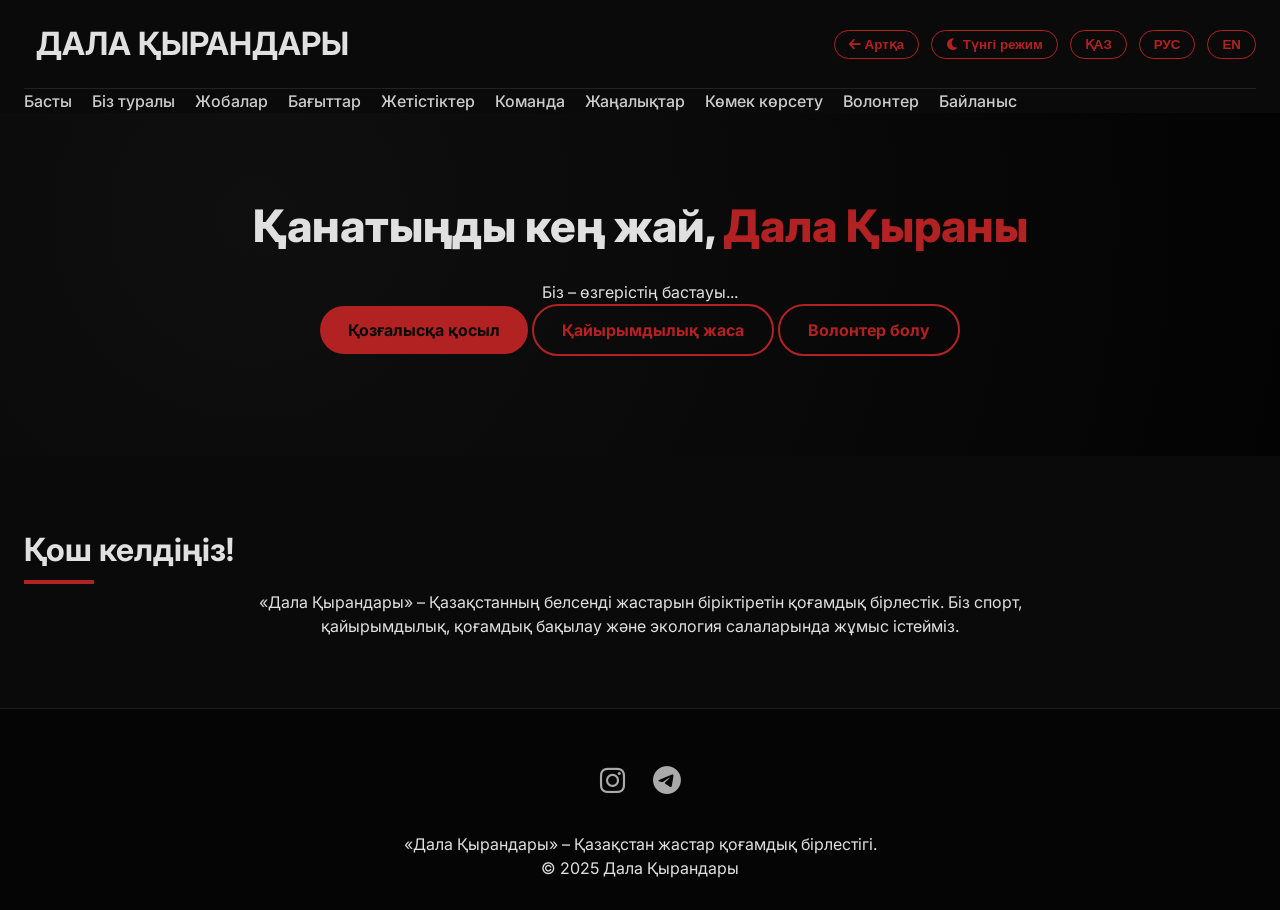
<file: index.html>
<!DOCTYPE html>
<html lang="kk">
<head>
    <meta charset="UTF-8">
    <meta name="viewport" content="width=device-width, initial-scale=1.0">
    <title>Дала Қырандары | Басты бет</title>
    <link href="https://fonts.googleapis.com/css2?family=Inter:opsz,wght@14..32,300;400;600;700;800&display=swap" rel="stylesheet">
    <link rel="stylesheet" href="https://cdnjs.cloudflare.com/ajax/libs/font-awesome/6.0.0-beta3/css/all.min.css">
    <link rel="stylesheet" href="style.css">
</head>
<body>
    <div class="container">
        <div class="navbar">
            <div class="logo">
                <i class="fas fa-eagle"></i>
                <h1 id="logoText">ДАЛА ҚЫРАНДАРЫ</h1>
            </div>
            <div class="top-controls">
                <button class="back-btn" onclick="goBack()"><i class="fas fa-arrow-left"></i> <span id="backText">Артқа</span></button>
                <button class="theme-btn" id="themeToggle"><i class="fas fa-moon"></i> <span id="themeText">Түнгі режим</span></button>
                <button class="lang-btn" data-lang="kk">ҚАЗ</button>
                <button class="lang-btn" data-lang="ru">РУС</button>
                <button class="lang-btn" data-lang="en">EN</button>
            </div>
        </div>
        <div class="nav-links">
            <a href="index.html" data-nav="home">Басты</a>
            <a href="about.html" data-nav="about">Біз туралы</a>
            <a href="projects.html" data-nav="projects">Жобалар</a>
            <a href="directions.html" data-nav="directions">Бағыттар</a>
            <a href="achievements.html" data-nav="achievements">Жетістіктер</a>
            <a href="team.html" data-nav="team">Команда</a>
            <a href="news.html" data-nav="news">Жаңалықтар</a>
            <a href="donate.html" data-nav="donate">Көмек көрсету</a>
            <a href="volunteer.html" data-nav="volunteer">Волонтер</a>
            <a href="contact.html" data-nav="contact">Байланыс</a>
        </div>
    </div>

    <div class="hero">
        <div class="container">
            <h2><span data-hero="title1">Қанатыңды кең жай,</span> <span class="highlight" data-hero="title2">Дала Қыраны</span></h2>
            <p data-hero="desc">Біз – өзгерістің бастауы. Қазақстан жастарын біріктіріп, спортты, қайырымдылықты және әділеттілікті насихаттаймыз.</p>
            <div class="hero-buttons">
                <a href="about.html" class="btn" data-hero="btn1">Қозғалысқа қосыл</a>
                <a href="donate.html" class="btn btn-outline" data-hero="btn2">Қайырымдылық жаса</a>
                <a href="volunteer.html" class="btn btn-outline" data-hero="btn3">Волонтер болу</a>
            </div>
        </div>
    </div>

    <section>
        <div class="container">
            <h2 class="section-title" data-page="welcome">Қош келдіңіз!</h2>
            <p style="text-align: center; max-width: 800px; margin: 0 auto;" data-page="welcomeText">«Дала Қырандары» – Қазақстанның белсенді жастарын біріктіретін қоғамдық бірлестік. Біз спорт, қайырымдылық, қоғамдық бақылау және экология салаларында жұмыс істейміз.</p>
        </div>
    </section>

    <footer>
        <div class="container">
            <div class="social-links">
                <a href="https://instagram.com/qyrandary.kz" target="_blank"><i class="fab fa-instagram"></i></a>
                <a href="https://t.me/qyrandary" target="_blank"><i class="fab fa-telegram"></i></a>
            </div>
            <p id="footerText">«Дала Қырандары» – Қазақстан жастар қоғамдық бірлестігі.</p>
            <p>&copy; 2025 Дала Қырандары</p>
        </div>
    </footer>

    <script src="script.js"></script>
    <script>
        // Бетке тән тіл аудармалары
        const pageTranslations = {
            kk: { welcome: "Қош келдіңіз!", welcomeText: "«Дала Қырандары» – Қазақстанның белсенді жастарын біріктіретін қоғамдық бірлестік. Біз спорт, қайырымдылық, қоғамдық бақылау және экология салаларында жұмыс істейміз." },
            ru: { welcome: "Добро пожаловать!", welcomeText: "«Степные Орлы» – общественное объединение, объединяющее активную молодёжь Казахстана. Мы работаем в сферах спорта, благотворительности, общественного контроля и экологии." },
            en: { welcome: "Welcome!", welcomeText: "Steppe Eagles is a public association uniting active youth of Kazakhstan. We work in sports, charity, public control and ecology." }
        };
        document.addEventListener('langChanged', (e) => {
            const lang = e.detail.lang;
            const t = pageTranslations[lang];
            document.querySelector('[data-page="welcome"]').innerText = t.welcome;
            document.querySelector('[data-page="welcomeText"]').innerText = t.welcomeText;
            document.querySelector('[data-hero="title1"]').innerText = (lang === 'kk' ? 'Қанатыңды кең жай,' : (lang === 'ru' ? 'Расправь крылья,' : 'Spread your wings,'));
            document.querySelector('[data-hero="title2"]').innerText = (lang === 'kk' ? 'Дала Қыраны' : (lang === 'ru' ? 'Степной Орёл' : 'Steppe Eagle'));
            document.querySelector('[data-hero="desc"]').innerText = (lang === 'kk' ? 'Біз – өзгерістің бастауы...' : (lang === 'ru' ? 'Мы – начало перемен...' : 'We are the beginning of change...'));
            document.querySelector('[data-hero="btn1"]').innerText = (lang === 'kk' ? 'Қозғалысқа қосыл' : (lang === 'ru' ? 'Присоединиться' : 'Join us'));
            document.querySelector('[data-hero="btn2"]').innerText = (lang === 'kk' ? 'Қайырымдылық жаса' : (lang === 'ru' ? 'Помочь' : 'Donate'));
            document.querySelector('[data-hero="btn3"]').innerText = (lang === 'kk' ? 'Волонтер болу' : (lang === 'ru' ? 'Стать волонтёром' : 'Volunteer'));
        });
    </script>
</body>
</html>
</file>
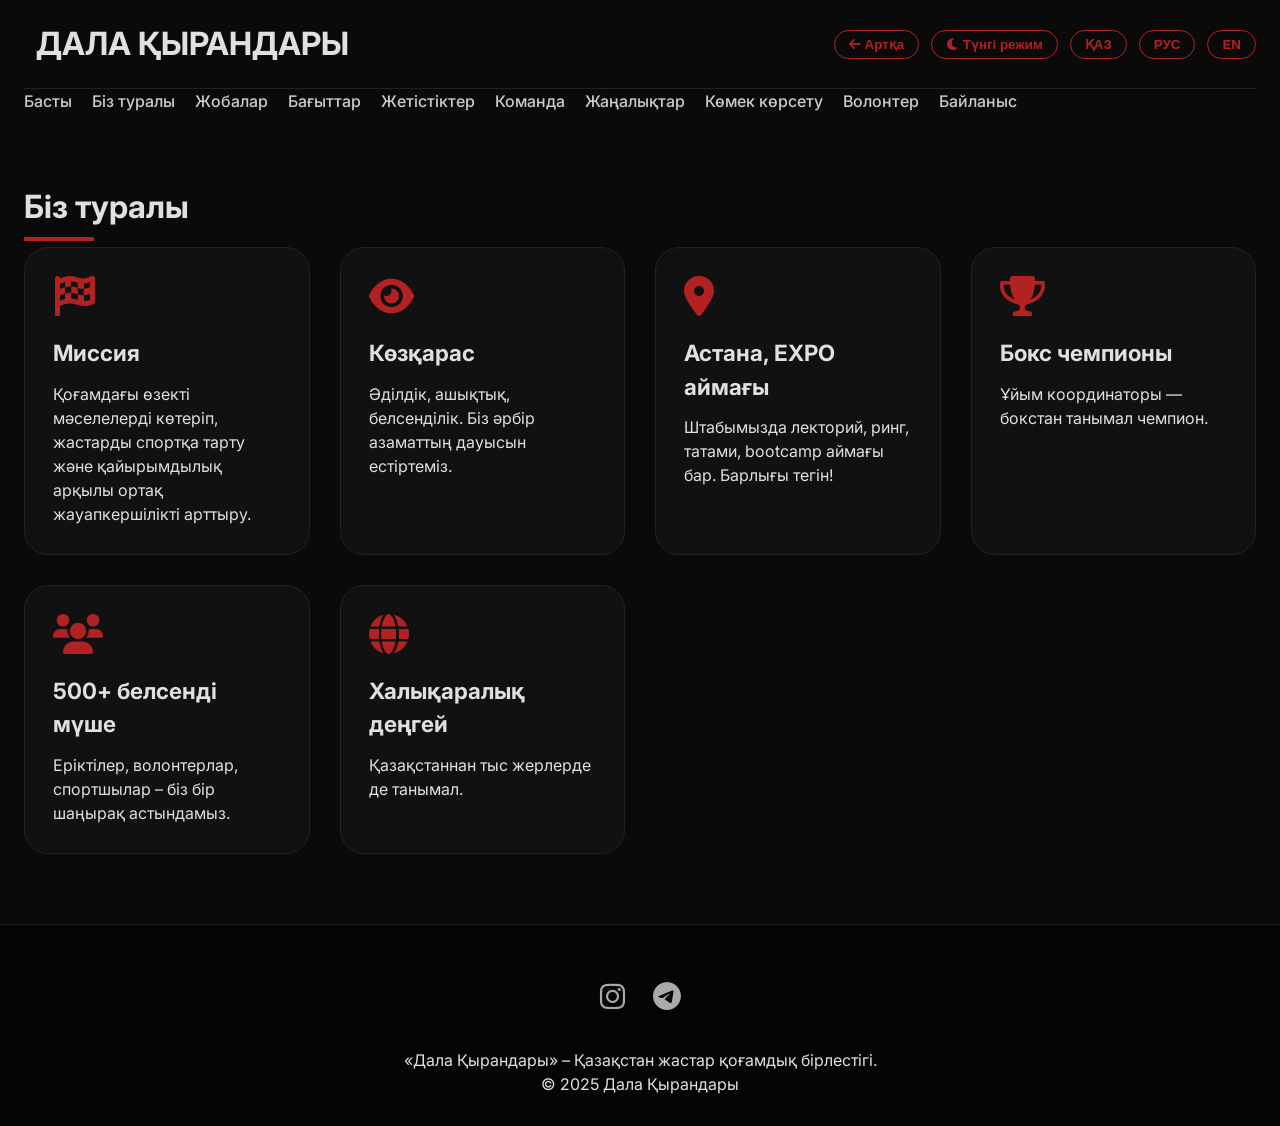
<file: about.html>
<!DOCTYPE html>
<html lang="kk">
<head>
    <meta charset="UTF-8">
    <meta name="viewport" content="width=device-width, initial-scale=1.0">
    <title>Дала Қырандары | Біз туралы</title>
    <link href="https://fonts.googleapis.com/css2?family=Inter:opsz,wght@14..32,300;400;600;700;800&display=swap" rel="stylesheet">
    <link rel="stylesheet" href="https://cdnjs.cloudflare.com/ajax/libs/font-awesome/6.0.0-beta3/css/all.min.css">
    <link rel="stylesheet" href="style.css">
</head>
<body>
    <div class="container">
        <div class="navbar">
            <div class="logo"><i class="fas fa-eagle"></i><h1 id="logoText">ДАЛА ҚЫРАНДАРЫ</h1></div>
            <div class="top-controls">
                <button class="back-btn" onclick="goBack()"><i class="fas fa-arrow-left"></i> <span id="backText">Артқа</span></button>
                <button class="theme-btn" id="themeToggle"><i class="fas fa-moon"></i> <span id="themeText">Түнгі режим</span></button>
                <button class="lang-btn" data-lang="kk">ҚАЗ</button>
                <button class="lang-btn" data-lang="ru">РУС</button>
                <button class="lang-btn" data-lang="en">EN</button>
            </div>
        </div>
        <div class="nav-links">
            <a href="index.html" data-nav="home">Басты</a>
            <a href="about.html" data-nav="about">Біз туралы</a>
            <a href="projects.html" data-nav="projects">Жобалар</a>
            <a href="directions.html" data-nav="directions">Бағыттар</a>
            <a href="achievements.html" data-nav="achievements">Жетістіктер</a>
            <a href="team.html" data-nav="team">Команда</a>
            <a href="news.html" data-nav="news">Жаңалықтар</a>
            <a href="donate.html" data-nav="donate">Көмек көрсету</a>
            <a href="volunteer.html" data-nav="volunteer">Волонтер</a>
            <a href="contact.html" data-nav="contact">Байланыс</a>
        </div>
    </div>

    <section>
        <div class="container">
            <h2 class="section-title" data-about="title">Біз туралы</h2>
            <div class="grid-2">
                <div class="card"><i class="fas fa-flag-checkered"></i><h3 data-about="mTitle">Миссия</h3><p data-about="mDesc">Қоғамдағы өзекті мәселелерді көтеріп, жастарды спортқа тарту және қайырымдылық арқылы ортақ жауапкершілікті арттыру.</p></div>
                <div class="card"><i class="fas fa-eye"></i><h3 data-about="vTitle">Көзқарас</h3><p data-about="vDesc">Әділдік, ашықтық, белсенділік. Біз әрбір азаматтың дауысын естіртеміз.</p></div>
                <div class="card"><i class="fas fa-map-marker-alt"></i><h3 data-about="locTitle">Астана, EXPO аймағы</h3><p data-about="locDesc">Штабымызда лекторий, ринг, татами, bootcamp аймағы бар. Барлығы тегін!</p></div>
                <div class="card"><i class="fas fa-trophy"></i><h3 data-about="champTitle">Бокс чемпионы</h3><p data-about="champDesc">Ұйым координаторы — бокстан танымал чемпион, жастарға жол көрсетеді.</p></div>
                <div class="card"><i class="fas fa-users"></i><h3 data-about="membersTitle">500+ белсенді мүше</h3><p data-about="membersDesc">Еріктілер, волонтерлар, спортшылар – біз бір шаңырақ астындамыз.</p></div>
                <div class="card"><i class="fas fa-globe"></i><h3 data-about="intTitle">Халықаралық деңгей</h3><p data-about="intDesc">Қазақстаннан тыс жерлерде де танымал, шетелдік әріптестермен байланыс орнатудамыз.</p></div>
            </div>
        </div>
    </section>

    <footer>
        <div class="container">
            <div class="social-links">
                <a href="https://instagram.com/qyrandary.kz" target="_blank"><i class="fab fa-instagram"></i></a>
                <a href="https://t.me/qyrandary" target="_blank"><i class="fab fa-telegram"></i></a>
            </div>
            <p id="footerText">«Дала Қырандары» – Қазақстан жастар қоғамдық бірлестігі.</p>
            <p>&copy; 2025 Дала Қырандары</p>
        </div>
    </footer>

    <script src="script.js"></script>
    <script>
        const pageTranslations = {
            kk: { title:"Біз туралы", mTitle:"Миссия", mDesc:"Қоғамдағы өзекті мәселелерді көтеріп, жастарды спортқа тарту және қайырымдылық арқылы ортақ жауапкершілікті арттыру.", vTitle:"Көзқарас", vDesc:"Әділдік, ашықтық, белсенділік. Біз әрбір азаматтың дауысын естіртеміз.", locTitle:"Астана, EXPO аймағы", locDesc:"Штабымызда лекторий, ринг, татами, bootcamp аймағы бар. Барлығы тегін!", champTitle:"Бокс чемпионы", champDesc:"Ұйым координаторы — бокстан танымал чемпион.", membersTitle:"500+ белсенді мүше", membersDesc:"Еріктілер, волонтерлар, спортшылар – біз бір шаңырақ астындамыз.", intTitle:"Халықаралық деңгей", intDesc:"Қазақстаннан тыс жерлерде де танымал." },
            ru: { title:"О нас", mTitle:"Миссия", mDesc:"Поднимаем актуальные вопросы, привлекаем молодёжь к спорту.", vTitle:"Взгляд", vDesc:"Справедливость, открытость, активность.", locTitle:"Астана, EXPO", locDesc:"В штабе лекторий, ринг, татами, bootcamp. Бесплатно!", champTitle:"Чемпион по боксу", champDesc:"Координатор – известный чемпион.", membersTitle:"500+ активных членов", membersDesc:"Волонтёры, спортсмены вместе.", intTitle:"Международный уровень", intDesc:"Известны за пределами Казахстана." },
            en: { title:"About Us", mTitle:"Mission", mDesc:"Raising pressing issues, engaging youth in sports.", vTitle:"Vision", vDesc:"Justice, openness, activity.", locTitle:"Astana, EXPO area", locDesc:"Lecture hall, ring, tatami, bootcamp. Free!", champTitle:"Boxing champion", champDesc:"Coordinator is a famous champion.", membersTitle:"500+ active members", membersDesc:"Volunteers, athletes together.", intTitle:"International level", intDesc:"Known beyond Kazakhstan." }
        };
        document.addEventListener('langChanged', (e) => {
            const lang = e.detail.lang;
            const t = pageTranslations[lang];
            for (let key in t) document.querySelector(`[data-about="${key}"]`).innerText = t[key];
        });
    </script>
</body>
</html>
</file>
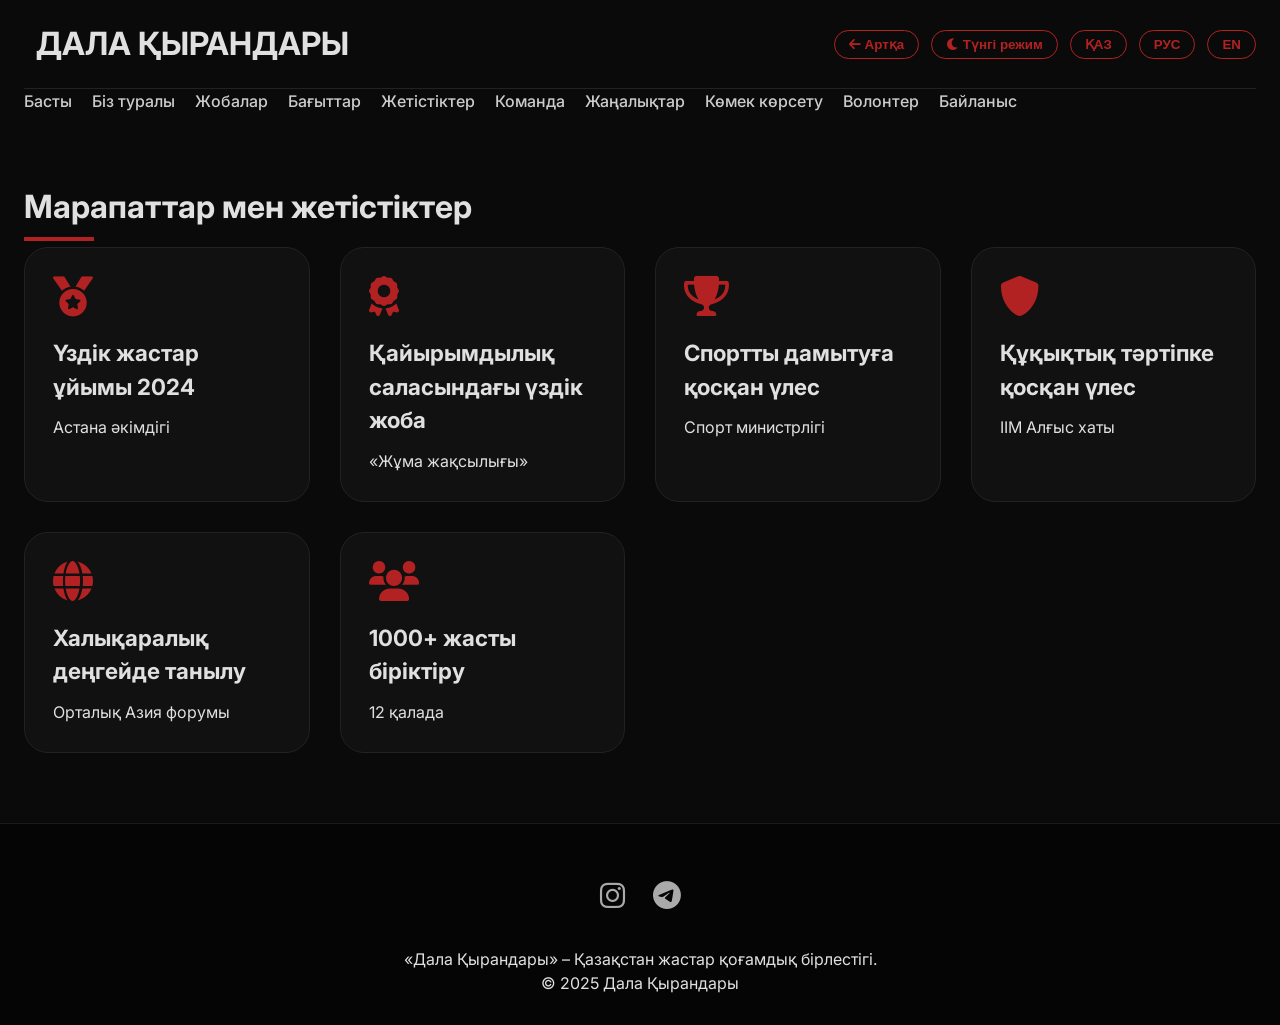
<file: achievements.htm>
<!DOCTYPE html>
<html lang="kk">
<head>
    <meta charset="UTF-8">
    <meta name="viewport" content="width=device-width, initial-scale=1.0">
    <title>Дала Қырандары | Жетістіктер</title>
    <link href="https://fonts.googleapis.com/css2?family=Inter:opsz,wght@14..32,300;400;600;700;800&display=swap" rel="stylesheet">
    <link rel="stylesheet" href="https://cdnjs.cloudflare.com/ajax/libs/font-awesome/6.0.0-beta3/css/all.min.css">
    <link rel="stylesheet" href="style.css">
</head>
<body>
    <div class="container">
        <div class="navbar">
            <div class="logo"><i class="fas fa-eagle"></i><h1 id="logoText">ДАЛА ҚЫРАНДАРЫ</h1></div>
            <div class="top-controls">
                <button class="back-btn" onclick="goBack()"><i class="fas fa-arrow-left"></i> <span id="backText">Артқа</span></button>
                <button class="theme-btn" id="themeToggle"><i class="fas fa-moon"></i> <span id="themeText">Түнгі режим</span></button>
                <button class="lang-btn" data-lang="kk">ҚАЗ</button>
                <button class="lang-btn" data-lang="ru">РУС</button>
                <button class="lang-btn" data-lang="en">EN</button>
            </div>
        </div>
        <div class="nav-links">
            <a href="index.html" data-nav="home">Басты</a>
            <a href="about.html" data-nav="about">Біз туралы</a>
            <a href="projects.html" data-nav="projects">Жобалар</a>
            <a href="directions.html" data-nav="directions">Бағыттар</a>
            <a href="achievements.html" data-nav="achievements">Жетістіктер</a>
            <a href="team.html" data-nav="team">Команда</a>
            <a href="news.html" data-nav="news">Жаңалықтар</a>
            <a href="donate.html" data-nav="donate">Көмек көрсету</a>
            <a href="volunteer.html" data-nav="volunteer">Волонтер</a>
            <a href="contact.html" data-nav="contact">Байланыс</a>
        </div>
    </div>

    <section>
        <div class="container">
            <h2 class="section-title" data-ach="title">Марапаттар мен жетістіктер</h2>
            <div class="grid-3">
                <div class="card"><i class="fas fa-medal"></i><h3 data-ach="a1">Үздік жастар ұйымы 2024</h3><p data-ach="a1d">Астана әкімдігінің сыйлығы</p></div>
                <div class="card"><i class="fas fa-award"></i><h3 data-ach="a2">Қайырымдылық саласындағы үздік жоба</h3><p data-ach="a2d">«Жұма жақсылығы» акциясы</p></div>
                <div class="card"><i class="fas fa-trophy"></i><h3 data-ach="a3">Спортты дамытуға қосқан үлес</h3><p data-ach="a3d">ҚР Туризм және спорт министрлігі</p></div>
                <div class="card"><i class="fas fa-shield-alt"></i><h3 data-ach="a4">Құқықтық тәртіпке қосқан үлес</h3><p data-ach="a4d">ІІМ Алғыс хаты</p></div>
                <div class="card"><i class="fas fa-globe"></i><h3 data-ach="a5">Халықаралық деңгейде танылу</h3><p data-ach="a5d">Орталық Азия жастар форумы</p></div>
                <div class="card"><i class="fas fa-users"></i><h3 data-ach="a6">1000+ жасты біріктіру</h3><p data-ach="a6d">Еліміздің 12 қаласында</p></div>
            </div>
        </div>
    </section>

    <footer>
        <div class="container">
            <div class="social-links">
                <a href="https://instagram.com/qyrandary.kz" target="_blank"><i class="fab fa-instagram"></i></a>
                <a href="https://t.me/qyrandary" target="_blank"><i class="fab fa-telegram"></i></a>
            </div>
            <p id="footerText">«Дала Қырандары» – Қазақстан жастар қоғамдық бірлестігі.</p>
            <p>&copy; 2025 Дала Қырандары</p>
        </div>
    </footer>

    <script src="script.js"></script>
    <script>
        const pageTranslations = {
            kk: { title:"Марапаттар мен жетістіктер", a1:"Үздік жастар ұйымы 2024", a1d:"Астана әкімдігі", a2:"Қайырымдылық саласындағы үздік жоба", a2d:"«Жұма жақсылығы»", a3:"Спортты дамытуға қосқан үлес", a3d:"Спорт министрлігі", a4:"Құқықтық тәртіпке қосқан үлес", a4d:"ІІМ Алғыс хаты", a5:"Халықаралық деңгейде танылу", a5d:"Орталық Азия форумы", a6:"1000+ жасты біріктіру", a6d:"12 қалада" },
            ru: { title:"Награды и достижения", a1:"Лучшая молодёжная организация 2024", a1d:"Акимат Астаны", a2:"Лучший проект в благотворительности", a2d:"«Пятница добра»", a3:"Вклад в развитие спорта", a3d:"Минспорта РК", a4:"Вклад в правопорядок", a4d:"Благодарность МВД", a5:"Международное признание", a5d:"Форум молодёжи ЦА", a6:"Объединение 1000+ молодых", a6d:"В 12 городах" },
            en: { title:"Awards & achievements", a1:"Best Youth Organization 2024", a1d:"Astana Akimat", a2:"Best Charity Project", a2d:"Friday of Goodness", a3:"Contribution to sports development", a3d:"Ministry of Sports", a4:"Contribution to legal order", a4d:"MIA Letter of Thanks", a5:"International recognition", a5d:"Central Asia Youth Forum", a6:"United 1000+ youth", a6d:"In 12 cities" }
        };
        document.addEventListener('langChanged', (e) => {
            const lang = e.detail.lang;
            const t = pageTranslations[lang];
            for (let key in t) document.querySelector(`[data-ach="${key}"]`).innerText = t[key];
        });
    </script>
</body>
</html>
</file>
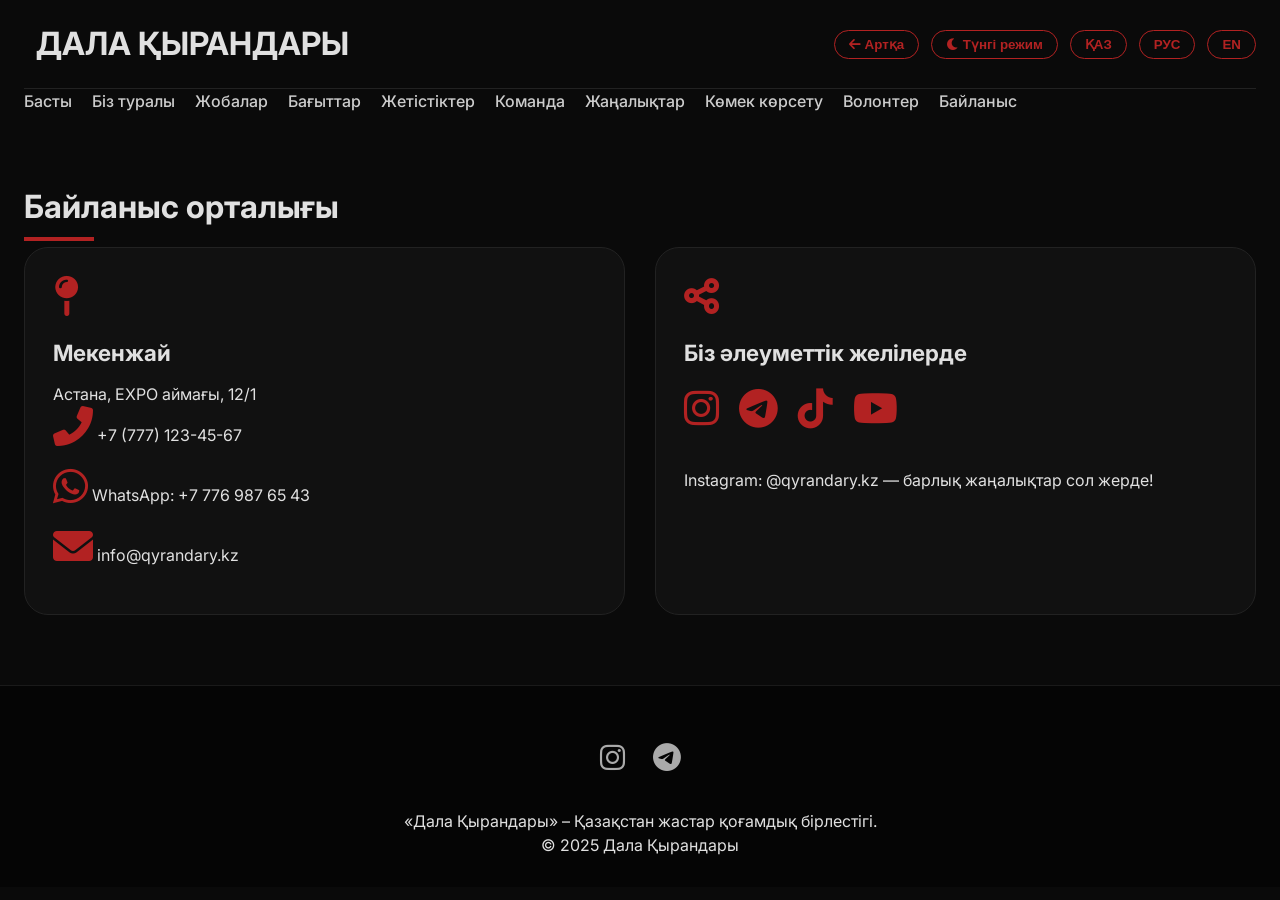
<file: contact.html>
<!DOCTYPE html>
<html lang="kk">
<head>
    <meta charset="UTF-8">
    <meta name="viewport" content="width=device-width, initial-scale=1.0">
    <title>Дала Қырандары | Байланыс</title>
    <link href="https://fonts.googleapis.com/css2?family=Inter:opsz,wght@14..32,300;400;600;700;800&display=swap" rel="stylesheet">
    <link rel="stylesheet" href="https://cdnjs.cloudflare.com/ajax/libs/font-awesome/6.0.0-beta3/css/all.min.css">
    <link rel="stylesheet" href="style.css">
</head>
<body>
    <div class="container">
        <div class="navbar">
            <div class="logo"><i class="fas fa-eagle"></i><h1 id="logoText">ДАЛА ҚЫРАНДАРЫ</h1></div>
            <div class="top-controls">
                <button class="back-btn" onclick="goBack()"><i class="fas fa-arrow-left"></i> <span id="backText">Артқа</span></button>
                <button class="theme-btn" id="themeToggle"><i class="fas fa-moon"></i> <span id="themeText">Түнгі режим</span></button>
                <button class="lang-btn" data-lang="kk">ҚАЗ</button>
                <button class="lang-btn" data-lang="ru">РУС</button>
                <button class="lang-btn" data-lang="en">EN</button>
            </div>
        </div>
        <div class="nav-links">
            <a href="index.html" data-nav="home">Басты</a>
            <a href="about.html" data-nav="about">Біз туралы</a>
            <a href="projects.html" data-nav="projects">Жобалар</a>
            <a href="directions.html" data-nav="directions">Бағыттар</a>
            <a href="achievements.html" data-nav="achievements">Жетістіктер</a>
            <a href="team.html" data-nav="team">Команда</a>
            <a href="news.html" data-nav="news">Жаңалықтар</a>
            <a href="donate.html" data-nav="donate">Көмек көрсету</a>
            <a href="volunteer.html" data-nav="volunteer">Волонтер</a>
            <a href="contact.html" data-nav="contact">Байланыс</a>
        </div>
    </div>

    <section>
        <div class="container">
            <h2 class="section-title" data-contact="title">Байланыс орталығы</h2>
            <div class="grid-2">
                <div class="card"><i class="fas fa-map-pin"></i><h3 data-contact="addrTitle">Мекенжай</h3><p>Астана, EXPO аймағы, 12/1</p><i class="fas fa-phone-alt"></i> +7 (777) 123-45-67<br><i class="fab fa-whatsapp"></i> WhatsApp: +7 776 987 65 43<br><i class="fas fa-envelope"></i> info@qyrandary.kz</div>
                <div class="card"><i class="fas fa-share-alt"></i><h3 data-contact="socialTitle">Біз әлеуметтік желілерде</h3><div style="display: flex; gap: 20px; margin-top: 18px;"><a href="https://instagram.com/qyrandary.kz" target="_blank" style="color:#d4af37; font-size:2rem;"><i class="fab fa-instagram"></i></a><a href="https://t.me/qyrandary" target="_blank" style="color:#d4af37; font-size:2rem;"><i class="fab fa-telegram"></i></a><a href="#" style="color:#d4af37; font-size:2rem;"><i class="fab fa-tiktok"></i></a><a href="#" style="color:#d4af37; font-size:2rem;"><i class="fab fa-youtube"></i></a></div><p style="margin-top: 20px;" data-contact="socialText">Instagram: @qyrandary.kz — барлық жаңалықтар сол жерде!</p></div>
            </div>
        </div>
    </section>

    <footer>
        <div class="container">
            <div class="social-links">
                <a href="https://instagram.com/qyrandary.kz" target="_blank"><i class="fab fa-instagram"></i></a>
                <a href="https://t.me/qyrandary" target="_blank"><i class="fab fa-telegram"></i></a>
            </div>
            <p id="footerText">«Дала Қырандары» – Қазақстан жастар қоғамдық бірлестігі.</p>
            <p>&copy; 2025 Дала Қырандары</p>
        </div>
    </footer>

    <script src="script.js"></script>
    <script>
        const pageTranslations = {
            kk: { title:"Байланыс орталығы", addrTitle:"Мекенжай", socialTitle:"Біз әлеуметтік желілерде", socialText:"Instagram: @qyrandary.kz — барлық жаңалықтар сол жерде!" },
            ru: { title:"Контакты", addrTitle:"Адрес", socialTitle:"Мы в соцсетях", socialText:"Instagram: @qyrandary.kz — все новости там!" },
            en: { title:"Contacts", addrTitle:"Address", socialTitle:"Social media", socialText:"Instagram: @qyrandary.kz — all news there!" }
        };
        document.addEventListener('langChanged', (e) => {
            const lang = e.detail.lang;
            const t = pageTranslations[lang];
            for (let key in t) document.querySelector(`[data-contact="${key}"]`).innerText = t[key];
        });
    </script>
</body>
</html>
</file>
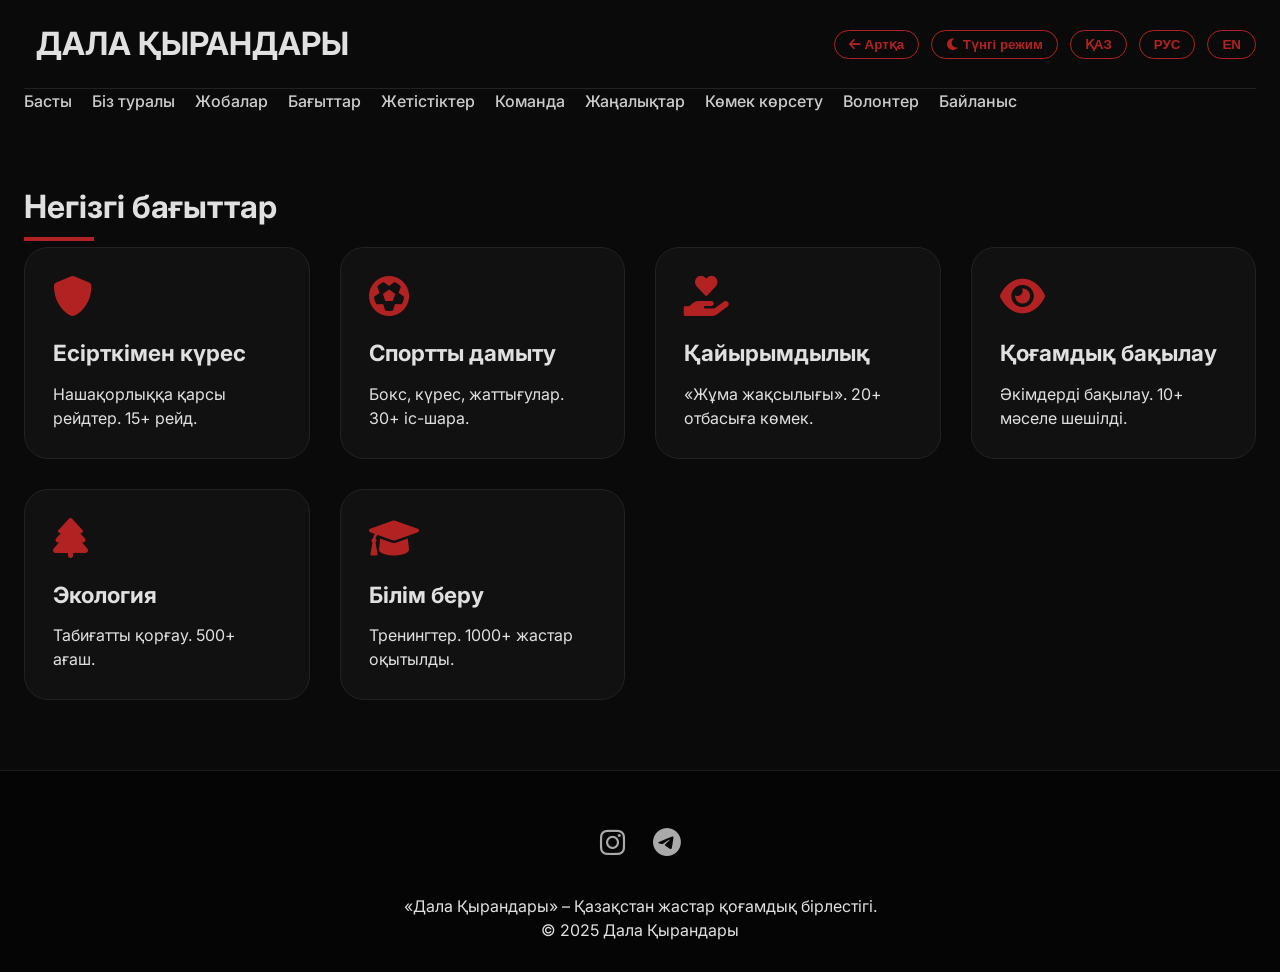
<file: directions.html>
<!DOCTYPE html>
<html lang="kk">
<head>
    <meta charset="UTF-8">
    <meta name="viewport" content="width=device-width, initial-scale=1.0">
    <title>Дала Қырандары | Бағыттар</title>
    <link href="https://fonts.googleapis.com/css2?family=Inter:opsz,wght@14..32,300;400;600;700;800&display=swap" rel="stylesheet">
    <link rel="stylesheet" href="https://cdnjs.cloudflare.com/ajax/libs/font-awesome/6.0.0-beta3/css/all.min.css">
    <link rel="stylesheet" href="style.css">
</head>
<body>
    <div class="container">
        <div class="navbar">
            <div class="logo"><i class="fas fa-eagle"></i><h1 id="logoText">ДАЛА ҚЫРАНДАРЫ</h1></div>
            <div class="top-controls">
                <button class="back-btn" onclick="goBack()"><i class="fas fa-arrow-left"></i> <span id="backText">Артқа</span></button>
                <button class="theme-btn" id="themeToggle"><i class="fas fa-moon"></i> <span id="themeText">Түнгі режим</span></button>
                <button class="lang-btn" data-lang="kk">ҚАЗ</button>
                <button class="lang-btn" data-lang="ru">РУС</button>
                <button class="lang-btn" data-lang="en">EN</button>
            </div>
        </div>
        <div class="nav-links">
            <a href="index.html" data-nav="home">Басты</a>
            <a href="about.html" data-nav="about">Біз туралы</a>
            <a href="projects.html" data-nav="projects">Жобалар</a>
            <a href="directions.html" data-nav="directions">Бағыттар</a>
            <a href="achievements.html" data-nav="achievements">Жетістіктер</a>
            <a href="team.html" data-nav="team">Команда</a>
            <a href="news.html" data-nav="news">Жаңалықтар</a>
            <a href="donate.html" data-nav="donate">Көмек көрсету</a>
            <a href="volunteer.html" data-nav="volunteer">Волонтер</a>
            <a href="contact.html" data-nav="contact">Байланыс</a>
        </div>
    </div>

    <section>
        <div class="container">
            <h2 class="section-title" data-dir="title">Негізгі бағыттар</h2>
            <div class="grid-3">
                <div class="card"><i class="fas fa-shield-alt"></i><h3 data-dir="d1">Есірткімен күрес</h3><p data-dir="d1d">Нашақорлыққа қарсы рейдтер, профилактика. 15+ рейд.</p></div>
                <div class="card"><i class="fas fa-futbol"></i><h3 data-dir="d2">Спортты дамыту</h3><p data-dir="d2d">Бокс, күрес, жаттығулар. 30+ спорттық іс-шара.</p></div>
                <div class="card"><i class="fas fa-hand-holding-heart"></i><h3 data-dir="d3">Қайырымдылық</h3><p data-dir="d3d">«Жұма жақсылығы» акциясы. 20+ отбасыға көмек.</p></div>
                <div class="card"><i class="fas fa-eye"></i><h3 data-dir="d4">Қоғамдық бақылау</h3><p data-dir="d4d">Әкімдердің жұмысын бақылау. 10+ мәселе шешілді.</p></div>
                <div class="card"><i class="fas fa-tree"></i><h3 data-dir="d5">Экология</h3><p data-dir="d5d">Табиғатты қорғау акциялары. 500+ ағаш отырғызылды.</p></div>
                <div class="card"><i class="fas fa-graduation-cap"></i><h3 data-dir="d6">Білім беру</h3><p data-dir="d6d">Тренингтер, семинарлар. 1000+ жастар оқытылды.</p></div>
            </div>
        </div>
    </section>

    <footer>
        <div class="container">
            <div class="social-links">
                <a href="https://instagram.com/qyrandary.kz" target="_blank"><i class="fab fa-instagram"></i></a>
                <a href="https://t.me/qyrandary" target="_blank"><i class="fab fa-telegram"></i></a>
            </div>
            <p id="footerText">«Дала Қырандары» – Қазақстан жастар қоғамдық бірлестігі.</p>
            <p>&copy; 2025 Дала Қырандары</p>
        </div>
    </footer>

    <script src="script.js"></script>
    <script>
        const pageTranslations = {
            kk: { title:"Негізгі бағыттар", d1:"Есірткімен күрес", d1d:"Нашақорлыққа қарсы рейдтер. 15+ рейд.", d2:"Спортты дамыту", d2d:"Бокс, күрес, жаттығулар. 30+ іс-шара.", d3:"Қайырымдылық", d3d:"«Жұма жақсылығы». 20+ отбасыға көмек.", d4:"Қоғамдық бақылау", d4d:"Әкімдерді бақылау. 10+ мәселе шешілді.", d5:"Экология", d5d:"Табиғатты қорғау. 500+ ағаш.", d6:"Білім беру", d6d:"Тренингтер. 1000+ жастар оқытылды." },
            ru: { title:"Основные направления", d1:"Борьба с наркотиками", d1d:"Рейды, профилактика. 15+ рейдов.", d2:"Развитие спорта", d2d:"Бокс, борьба, тренировки. 30+ мероприятий.", d3:"Благотворительность", d3d:"«Пятница добра». Помощь 20+ семьям.", d4:"Общественный контроль", d4d:"Контроль за акимами. 10+ проблем решено.", d5:"Экология", d5d:"Охрана природы. 500+ деревьев.", d6:"Образование", d6d:"Тренинги. 1000+ молодых обучено." },
            en: { title:"Main directions", d1:"Anti-drug fight", d1d:"Raids, prevention. 15+ raids.", d2:"Sports development", d2d:"Boxing, wrestling. 30+ events.", d3:"Charity", d3d:"Friday of Goodness. Helped 20+ families.", d4:"Public control", d4d:"Monitoring akims. 10+ problems solved.", d5:"Ecology", d5d:"Nature protection. 500+ trees planted.", d6:"Education", d6d:"Trainings. 1000+ youth trained." }
        };
        document.addEventListener('langChanged', (e) => {
            const lang = e.detail.lang;
            const t = pageTranslations[lang];
            for (let key in t) document.querySelector(`[data-dir="${key}"]`).innerText = t[key];
        });
    </script>
</body>
</html>
</file>
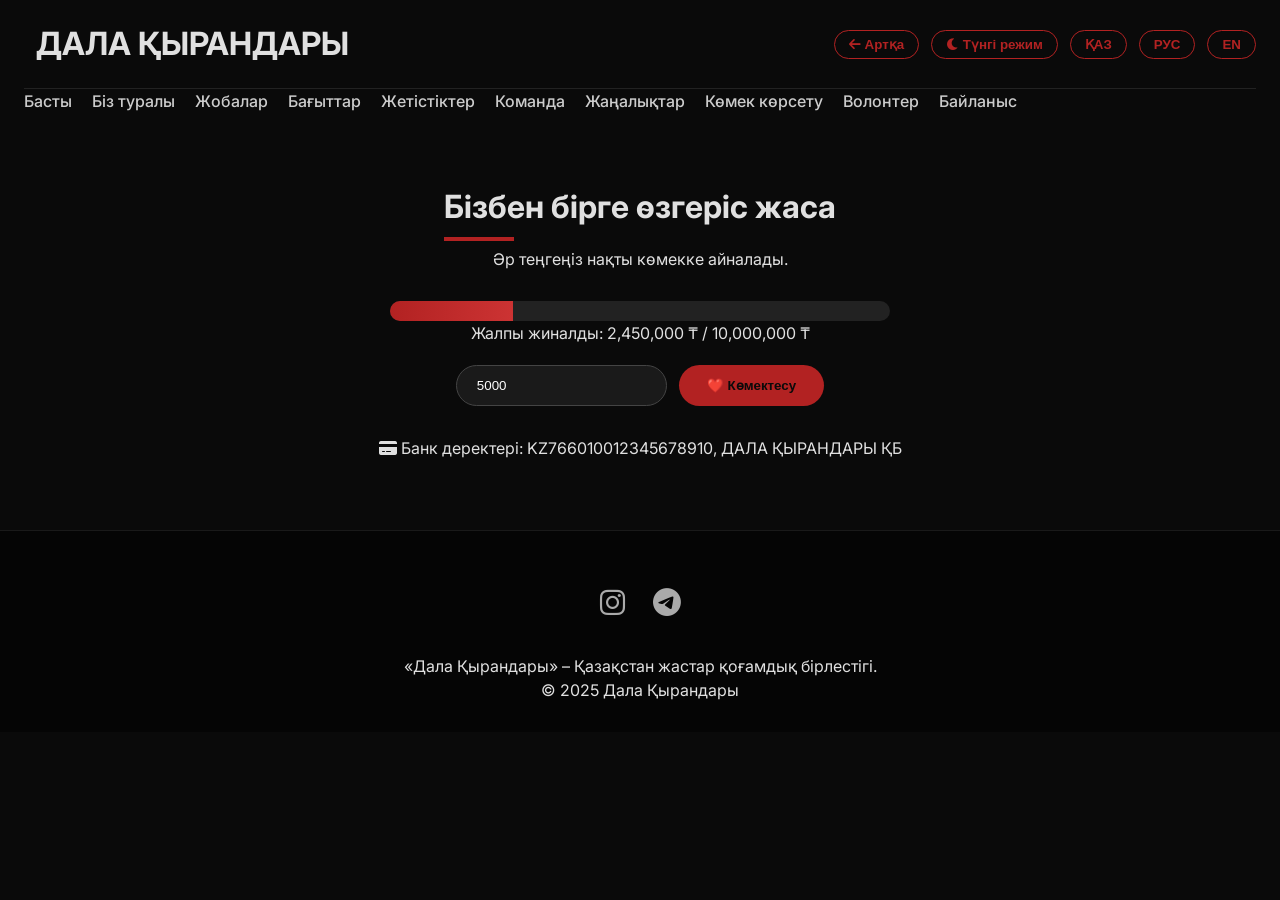
<file: donate.html>
<!DOCTYPE html>
<html lang="kk">
<head>
    <meta charset="UTF-8">
    <meta name="viewport" content="width=device-width, initial-scale=1.0">
    <title>Дала Қырандары | Көмек көрсету</title>
    <link href="https://fonts.googleapis.com/css2?family=Inter:opsz,wght@14..32,300;400;600;700;800&display=swap" rel="stylesheet">
    <link rel="stylesheet" href="https://cdnjs.cloudflare.com/ajax/libs/font-awesome/6.0.0-beta3/css/all.min.css">
    <link rel="stylesheet" href="style.css">
</head>
<body>
    <div class="container">
        <div class="navbar">
            <div class="logo"><i class="fas fa-eagle"></i><h1 id="logoText">ДАЛА ҚЫРАНДАРЫ</h1></div>
            <div class="top-controls">
                <button class="back-btn" onclick="goBack()"><i class="fas fa-arrow-left"></i> <span id="backText">Артқа</span></button>
                <button class="theme-btn" id="themeToggle"><i class="fas fa-moon"></i> <span id="themeText">Түнгі режим</span></button>
                <button class="lang-btn" data-lang="kk">ҚАЗ</button>
                <button class="lang-btn" data-lang="ru">РУС</button>
                <button class="lang-btn" data-lang="en">EN</button>
            </div>
        </div>
        <div class="nav-links">
            <a href="index.html" data-nav="home">Басты</a>
            <a href="about.html" data-nav="about">Біз туралы</a>
            <a href="projects.html" data-nav="projects">Жобалар</a>
            <a href="directions.html" data-nav="directions">Бағыттар</a>
            <a href="achievements.html" data-nav="achievements">Жетістіктер</a>
            <a href="team.html" data-nav="team">Команда</a>
            <a href="news.html" data-nav="news">Жаңалықтар</a>
            <a href="donate.html" data-nav="donate">Көмек көрсету</a>
            <a href="volunteer.html" data-nav="volunteer">Волонтер</a>
            <a href="contact.html" data-nav="contact">Байланыс</a>
        </div>
    </div>

    <section>
        <div class="container" style="text-align: center;">
            <h2 class="section-title" data-donate="title">Бізбен бірге өзгеріс жаса</h2>
            <p data-donate="desc">Әр теңгеңіз нақты көмекке айналады. Қаржылық есептілік ай сайын ашық жарияланады.</p>
            <div class="donate-progress">
                <div class="progress-bar-container"><div class="progress-fill" id="progressFill"></div></div>
                <p id="donateStatus">Жалпы жиналды: 2 450 000 ₸ / 10 000 000 ₸</p>
                <div class="donate-input-group">
                    <input type="number" id="donateAmount" placeholder="Сома (₸)" value="5000">
                    <button class="btn" id="donateBtn" data-donate="btn">❤️ Көмектесу</button>
                </div>
            </div>
            <p style="margin-top: 20px;"><i class="fas fa-credit-card"></i> Банк деректері: KZ766010012345678910, ДАЛА ҚЫРАНДАРЫ ҚБ</p>
        </div>
    </section>

    <footer>
        <div class="container">
            <div class="social-links">
                <a href="https://instagram.com/qyrandary.kz" target="_blank"><i class="fab fa-instagram"></i></a>
                <a href="https://t.me/qyrandary" target="_blank"><i class="fab fa-telegram"></i></a>
            </div>
            <p id="footerText">«Дала Қырандары» – Қазақстан жастар қоғамдық бірлестігі.</p>
            <p>&copy; 2025 Дала Қырандары</p>
        </div>
    </footer>

    <script src="script.js"></script>
    <script>
        const pageTranslations = {
            kk: { title:"Бізбен бірге өзгеріс жаса", desc:"Әр теңгеңіз нақты көмекке айналады.", btn:"❤️ Көмектесу" },
            ru: { title:"Изменим мир вместе", desc:"Каждый ваш тенге превращается в реальную помощь.", btn:"❤️ Помочь" },
            en: { title:"Change with us", desc:"Every tenge of yours becomes real help.", btn:"❤️ Donate" }
        };
        let currentDonation = 2450000;
        const targetDonation = 10000000;
        function updateDonateUI() {
            let percent = (currentDonation / targetDonation) * 100;
            document.getElementById('progressFill').style.width = percent + '%';
            document.getElementById('donateStatus').innerHTML = `Жалпы жиналды: ${currentDonation.toLocaleString()} ₸ / ${targetDonation.toLocaleString()} ₸`;
        }
        document.getElementById('donateBtn')?.addEventListener('click', () => {
            let amount = parseInt(document.getElementById('donateAmount').value);
            if (!isNaN(amount) && amount > 0) { currentDonation += amount; updateDonateUI(); alert(`✅ ${amount.toLocaleString()} ₸ рахмет!`); }
            else alert('Қолайлы сома енгізіңіз');
        });
        document.addEventListener('langChanged', (e) => {
            const lang = e.detail.lang;
            const t = pageTranslations[lang];
            document.querySelector('[data-donate="title"]').innerText = t.title;
            document.querySelector('[data-donate="desc"]').innerText = t.desc;
            document.querySelector('[data-donate="btn"]').innerText = t.btn;
        });
        updateDonateUI();
    </script>
</body>
</html>
</file>
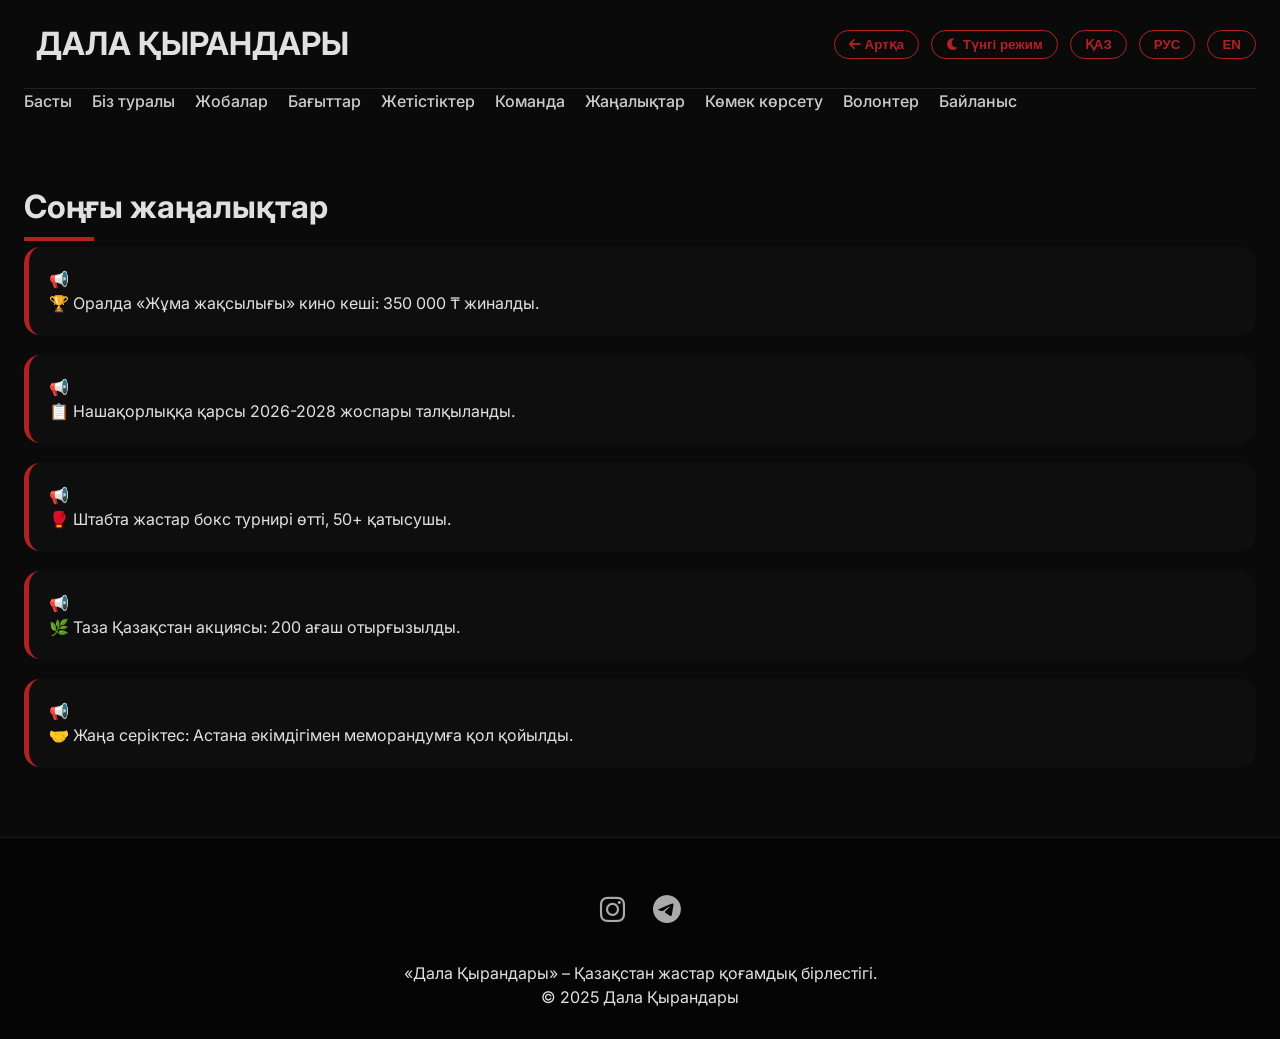
<file: news.html>
<!DOCTYPE html>
<html lang="kk">
<head>
    <meta charset="UTF-8">
    <meta name="viewport" content="width=device-width, initial-scale=1.0">
    <title>Дала Қырандары | Жаңалықтар</title>
    <link href="https://fonts.googleapis.com/css2?family=Inter:opsz,wght@14..32,300;400;600;700;800&display=swap" rel="stylesheet">
    <link rel="stylesheet" href="https://cdnjs.cloudflare.com/ajax/libs/font-awesome/6.0.0-beta3/css/all.min.css">
    <link rel="stylesheet" href="style.css">
</head>
<body>
    <div class="container">
        <div class="navbar">
            <div class="logo"><i class="fas fa-eagle"></i><h1 id="logoText">ДАЛА ҚЫРАНДАРЫ</h1></div>
            <div class="top-controls">
                <button class="back-btn" onclick="goBack()"><i class="fas fa-arrow-left"></i> <span id="backText">Артқа</span></button>
                <button class="theme-btn" id="themeToggle"><i class="fas fa-moon"></i> <span id="themeText">Түнгі режим</span></button>
                <button class="lang-btn" data-lang="kk">ҚАЗ</button>
                <button class="lang-btn" data-lang="ru">РУС</button>
                <button class="lang-btn" data-lang="en">EN</button>
            </div>
        </div>
        <div class="nav-links">
            <a href="index.html" data-nav="home">Басты</a>
            <a href="about.html" data-nav="about">Біз туралы</a>
            <a href="projects.html" data-nav="projects">Жобалар</a>
            <a href="directions.html" data-nav="directions">Бағыттар</a>
            <a href="achievements.html" data-nav="achievements">Жетістіктер</a>
            <a href="team.html" data-nav="team">Команда</a>
            <a href="news.html" data-nav="news">Жаңалықтар</a>
            <a href="donate.html" data-nav="donate">Көмек көрсету</a>
            <a href="volunteer.html" data-nav="volunteer">Волонтер</a>
            <a href="contact.html" data-nav="contact">Байланыс</a>
        </div>
    </div>

    <section>
        <div class="container">
            <h2 class="section-title" data-news="title">Соңғы жаңалықтар</h2>
            <div class="event-list" id="newsList"></div>
        </div>
    </section>

    <footer>
        <div class="container">
            <div class="social-links">
                <a href="https://instagram.com/qyrandary.kz" target="_blank"><i class="fab fa-instagram"></i></a>
                <a href="https://t.me/qyrandary" target="_blank"><i class="fab fa-telegram"></i></a>
            </div>
            <p id="footerText">«Дала Қырандары» – Қазақстан жастар қоғамдық бірлестігі.</p>
            <p>&copy; 2025 Дала Қырандары</p>
        </div>
    </footer>

    <script src="script.js"></script>
    <script>
        const newsData = {
            kk: ["🏆 Оралда «Жұма жақсылығы» кино кеші: 350 000 ₸ жиналды.", "📋 Нашақорлыққа қарсы 2026-2028 жоспары талқыланды.", "🥊 Штабта жастар бокс турнирі өтті, 50+ қатысушы.", "🌿 Таза Қазақстан акциясы: 200 ағаш отырғызылды.", "🤝 Жаңа серіктес: Астана әкімдігімен меморандумға қол қойылды."],
            ru: ["🏆 Киновечер «Пятница добра» в Уральске: собрано 350 000 ₸.", "📋 Обсуждён план борьбы с наркоманией на 2026-2028 гг.", "🥊 В штабе прошёл боксёрский турнир, 50+ участников.", "🌿 Акция «Чистый Казахстан»: посажено 200 деревьев.", "🤝 Новый партнёр: подписан меморандум с акиматом Астаны."],
            en: ["🏆 Friday of Goodness movie night in Uralsk: 350,000 ₸ raised.", "📋 Anti-drug plan for 2026-2028 discussed.", "🥊 Youth boxing tournament at HQ, 50+ participants.", "🌿 Clean Kazakhstan campaign: 200 trees planted.", "🤝 New partner: Memorandum signed with Astana akimat."]
        };
        function updateNews() {
            const lang = localStorage.getItem('lang') || 'kk';
            const container = document.getElementById('newsList');
            if (container) {
                container.innerHTML = newsData[lang].map(n => `<div class="event-item"><strong>📢</strong> <p>${n}</p></div>`).join('');
            }
        }
        document.addEventListener('langChanged', () => updateNews());
        updateNews();
    </script>
</body>
</html>
</file>
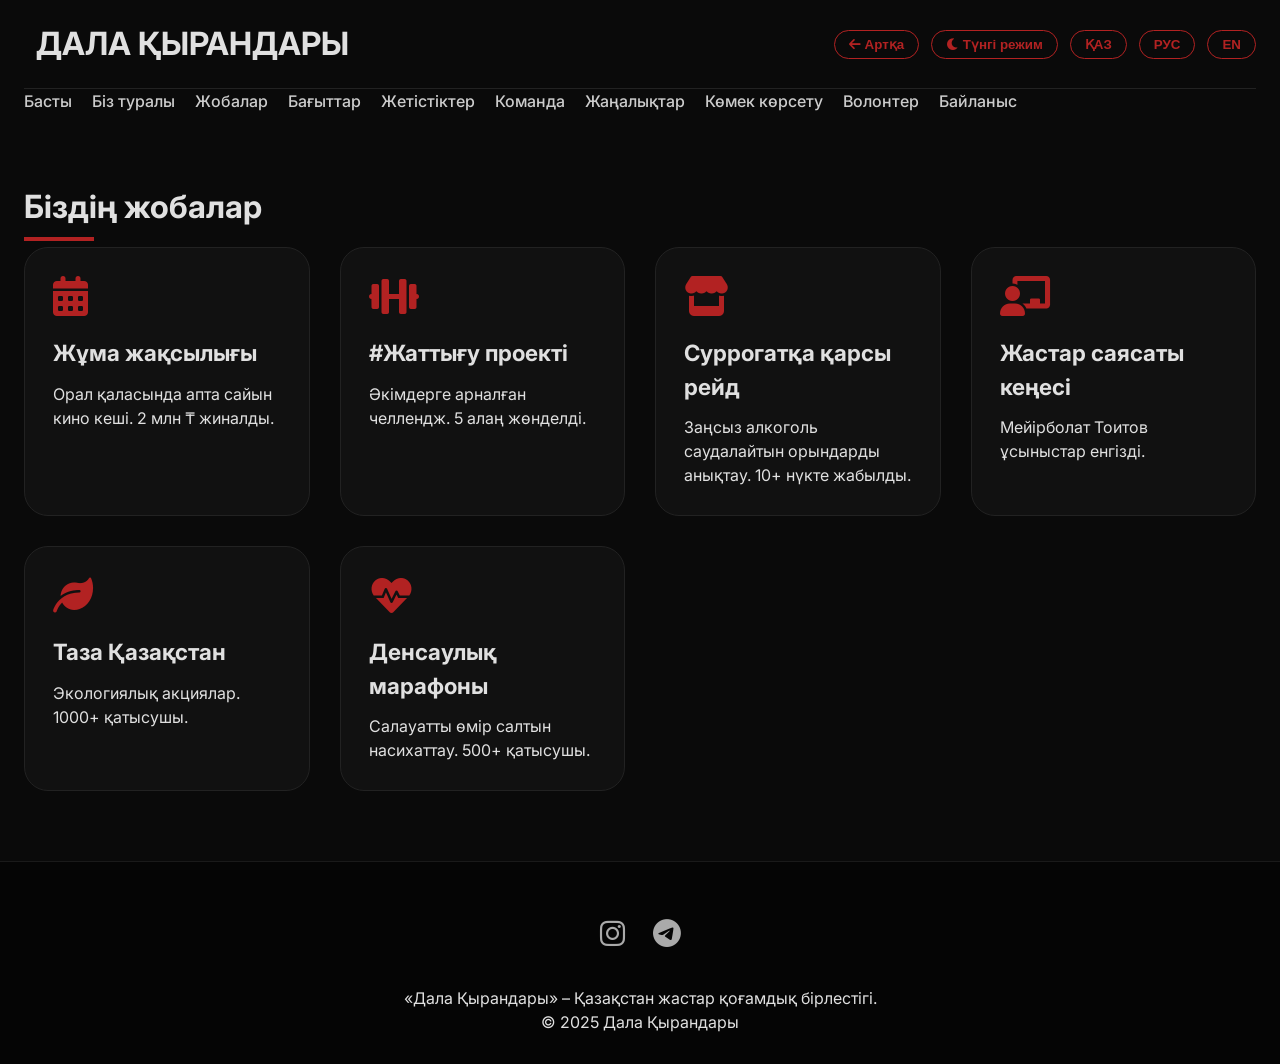
<file: projects.html>
<!DOCTYPE html>
<html lang="kk">
<head>
    <meta charset="UTF-8">
    <meta name="viewport" content="width=device-width, initial-scale=1.0">
    <title>Дала Қырандары | Жобалар</title>
    <link href="https://fonts.googleapis.com/css2?family=Inter:opsz,wght@14..32,300;400;600;700;800&display=swap" rel="stylesheet">
    <link rel="stylesheet" href="https://cdnjs.cloudflare.com/ajax/libs/font-awesome/6.0.0-beta3/css/all.min.css">
    <link rel="stylesheet" href="style.css">
</head>
<body>
    <div class="container">
        <div class="navbar">
            <div class="logo"><i class="fas fa-eagle"></i><h1 id="logoText">ДАЛА ҚЫРАНДАРЫ</h1></div>
            <div class="top-controls">
                <button class="back-btn" onclick="goBack()"><i class="fas fa-arrow-left"></i> <span id="backText">Артқа</span></button>
                <button class="theme-btn" id="themeToggle"><i class="fas fa-moon"></i> <span id="themeText">Түнгі режим</span></button>
                <button class="lang-btn" data-lang="kk">ҚАЗ</button>
                <button class="lang-btn" data-lang="ru">РУС</button>
                <button class="lang-btn" data-lang="en">EN</button>
            </div>
        </div>
        <div class="nav-links">
            <a href="index.html" data-nav="home">Басты</a>
            <a href="about.html" data-nav="about">Біз туралы</a>
            <a href="projects.html" data-nav="projects">Жобалар</a>
            <a href="directions.html" data-nav="directions">Бағыттар</a>
            <a href="achievements.html" data-nav="achievements">Жетістіктер</a>
            <a href="team.html" data-nav="team">Команда</a>
            <a href="news.html" data-nav="news">Жаңалықтар</a>
            <a href="donate.html" data-nav="donate">Көмек көрсету</a>
            <a href="volunteer.html" data-nav="volunteer">Волонтер</a>
            <a href="contact.html" data-nav="contact">Байланыс</a>
        </div>
    </div>

    <section>
        <div class="container">
            <h2 class="section-title" data-proj="title">Біздің жобалар</h2>
            <div class="grid-2">
                <div class="card"><i class="fas fa-calendar-alt"></i><h3 data-proj="p1">Жұма жақсылығы</h3><p data-proj="p1d">Орал қаласында апта сайын кино кеші мен жәрмеңке. 2 млн ₸ жиналды.</p></div>
                <div class="card"><i class="fas fa-dumbbell"></i><h3 data-proj="p2">#Жаттығу проекті</h3><p data-proj="p2d">Әкімдерге арналған челлендж. 5 спорт алаңы жөнделді.</p></div>
                <div class="card"><i class="fas fa-store"></i><h3 data-proj="p3">Суррогатқа қарсы рейд</h3><p data-proj="p3d">Заңсыз алкоголь саудалайтын орындарды анықтау. 10+ нүкте жабылды.</p></div>
                <div class="card"><i class="fas fa-chalkboard-user"></i><h3 data-proj="p4">Жастар саясаты кеңесі</h3><p data-proj="p4d">Мейірболат Тоитов ұсыныстар енгізді.</p></div>
                <div class="card"><i class="fas fa-leaf"></i><h3 data-proj="p5">Таза Қазақстан</h3><p data-proj="p5d">Экологиялық акциялар. 1000+ қатысушы, 500+ ағаш отырғызылды.</p></div>
                <div class="card"><i class="fas fa-heartbeat"></i><h3 data-proj="p6">Денсаулық марафоны</h3><p data-proj="p6d">Салауатты өмір салтын насихаттау. 500+ қатысушы.</p></div>
            </div>
        </div>
    </section>

    <footer>
        <div class="container">
            <div class="social-links">
                <a href="https://instagram.com/qyrandary.kz" target="_blank"><i class="fab fa-instagram"></i></a>
                <a href="https://t.me/qyrandary" target="_blank"><i class="fab fa-telegram"></i></a>
            </div>
            <p id="footerText">«Дала Қырандары» – Қазақстан жастар қоғамдық бірлестігі.</p>
            <p>&copy; 2025 Дала Қырандары</p>
        </div>
    </footer>

    <script src="script.js"></script>
    <script>
        const pageTranslations = {
            kk: { title:"Біздің жобалар", p1:"Жұма жақсылығы", p1d:"Орал қаласында апта сайын кино кеші. 2 млн ₸ жиналды.", p2:"#Жаттығу проекті", p2d:"Әкімдерге арналған челлендж. 5 алаң жөнделді.", p3:"Суррогатқа қарсы рейд", p3d:"Заңсыз алкоголь саудалайтын орындарды анықтау. 10+ нүкте жабылды.", p4:"Жастар саясаты кеңесі", p4d:"Мейірболат Тоитов ұсыныстар енгізді.", p5:"Таза Қазақстан", p5d:"Экологиялық акциялар. 1000+ қатысушы.", p6:"Денсаулық марафоны", p6d:"Салауатты өмір салтын насихаттау. 500+ қатысушы." },
            ru: { title:"Наши проекты", p1:"Пятница добра", p1d:"Киновечер в Уральске. Собрано 2 млн ₸.", p2:"#Тренировка", p2d:"Челлендж для акимов. Отремонтировано 5 площадок.", p3:"Рейд против суррогата", p3d:"Выявлено 10+ точек.", p4:"Совет по молодёжной политике", p4d:"Мейирболат Тоитов внёс предложения.", p5:"Чистый Казахстан", p5d:"Эко-акции, 1000+ участников.", p6:"Марафон здоровья", p6d:"Пропаганда ЗОЖ, 500+ участников." },
            en: { title:"Our projects", p1:"Friday of Goodness", p1d:"Weekly movie night in Uralsk. 2M ₸ raised.", p2:"#Workout project", p2d:"Challenge for akims. 5 sports grounds repaired.", p3:"Anti-surrogate raid", p3d:"Illegal alcohol trade exposed. 10+ points closed.", p4:"Youth Policy Council", p4d:"Meirbolat Toitov made proposals.", p5:"Clean Kazakhstan", p5d:"Eco actions, 1000+ participants.", p6:"Health marathon", p6d:"Healthy lifestyle promotion, 500+ participants." }
        };
        document.addEventListener('langChanged', (e) => {
            const lang = e.detail.lang;
            const t = pageTranslations[lang];
            for (let key in t) document.querySelector(`[data-proj="${key}"]`).innerText = t[key];
        });
    </script>
</body>
</html>
</file>
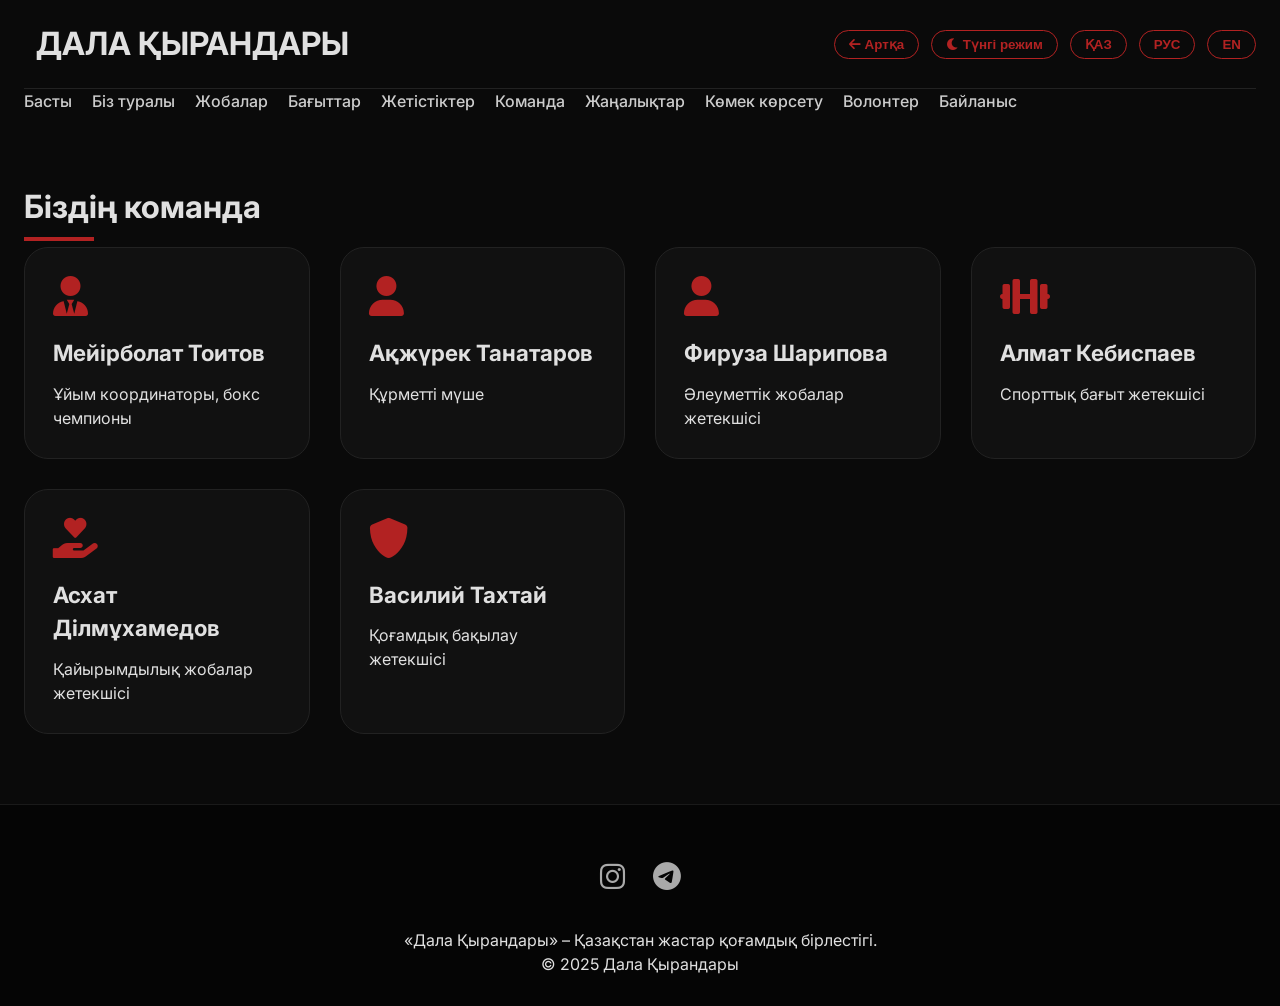
<file: team.html>
<!DOCTYPE html>
<html lang="kk">
<head>
    <meta charset="UTF-8">
    <meta name="viewport" content="width=device-width, initial-scale=1.0">
    <title>Дала Қырандары | Команда</title>
    <link href="https://fonts.googleapis.com/css2?family=Inter:opsz,wght@14..32,300;400;600;700;800&display=swap" rel="stylesheet">
    <link rel="stylesheet" href="https://cdnjs.cloudflare.com/ajax/libs/font-awesome/6.0.0-beta3/css/all.min.css">
    <link rel="stylesheet" href="style.css">
</head>
<body>
    <div class="container">
        <div class="navbar">
            <div class="logo"><i class="fas fa-eagle"></i><h1 id="logoText">ДАЛА ҚЫРАНДАРЫ</h1></div>
            <div class="top-controls">
                <button class="back-btn" onclick="goBack()"><i class="fas fa-arrow-left"></i> <span id="backText">Артқа</span></button>
                <button class="theme-btn" id="themeToggle"><i class="fas fa-moon"></i> <span id="themeText">Түнгі режим</span></button>
                <button class="lang-btn" data-lang="kk">ҚАЗ</button>
                <button class="lang-btn" data-lang="ru">РУС</button>
                <button class="lang-btn" data-lang="en">EN</button>
            </div>
        </div>
        <div class="nav-links">
            <a href="index.html" data-nav="home">Басты</a>
            <a href="about.html" data-nav="about">Біз туралы</a>
            <a href="projects.html" data-nav="projects">Жобалар</a>
            <a href="directions.html" data-nav="directions">Бағыттар</a>
            <a href="achievements.html" data-nav="achievements">Жетістіктер</a>
            <a href="team.html" data-nav="team">Команда</a>
            <a href="news.html" data-nav="news">Жаңалықтар</a>
            <a href="donate.html" data-nav="donate">Көмек көрсету</a>
            <a href="volunteer.html" data-nav="volunteer">Волонтер</a>
            <a href="contact.html" data-nav="contact">Байланыс</a>
        </div>
    </div>

    <section>
        <div class="container">
            <h2 class="section-title" data-team="title">Біздің команда</h2>
            <div class="grid-3">
                <div class="card"><i class="fas fa-user-tie"></i><h3>Мейірболат Тоитов</h3><p data-team="t1">Ұйым координаторы, бокс чемпионы, Жастар саясаты кеңесінің мүшесі</p></div>
                <div class="card"><i class="fas fa-user"></i><h3>Ақжүрек Танатаров</h3><p data-team="t2">Құрметті мүше, белгілі қоғам қайраткері</p></div>
                <div class="card"><i class="fas fa-user"></i><h3>Фируза Шарипова</h3><p data-team="t3">Әлеуметтік жобалар жетекшісі</p></div>
                <div class="card"><i class="fas fa-dumbbell"></i><h3>Алмат Кебиспаев</h3><p data-team="t4">Спорттық бағыт жетекшісі</p></div>
                <div class="card"><i class="fas fa-hand-holding-heart"></i><h3>Асхат Ділмұхамедов</h3><p data-team="t5">Қайырымдылық жобалар жетекшісі</p></div>
                <div class="card"><i class="fas fa-shield-alt"></i><h3>Василий Тахтай</h3><p data-team="t6">Қоғамдық бақылау бағытының жетекшісі</p></div>
            </div>
        </div>
    </section>

    <footer>
        <div class="container">
            <div class="social-links">
                <a href="https://instagram.com/qyrandary.kz" target="_blank"><i class="fab fa-instagram"></i></a>
                <a href="https://t.me/qyrandary" target="_blank"><i class="fab fa-telegram"></i></a>
            </div>
            <p id="footerText">«Дала Қырандары» – Қазақстан жастар қоғамдық бірлестігі.</p>
            <p>&copy; 2025 Дала Қырандары</p>
        </div>
    </footer>

    <script src="script.js"></script>
    <script>
        const pageTranslations = {
            kk: { title:"Біздің команда", t1:"Ұйым координаторы, бокс чемпионы", t2:"Құрметті мүше", t3:"Әлеуметтік жобалар жетекшісі", t4:"Спорттық бағыт жетекшісі", t5:"Қайырымдылық жобалар жетекшісі", t6:"Қоғамдық бақылау жетекшісі" },
            ru: { title:"Наша команда", t1:"Координатор, чемпион по боксу", t2:"Почётный член", t3:"Руководитель соцпроектов", t4:"Руководитель спортивного направления", t5:"Руководитель благотворительных проектов", t6:"Руководитель общественного контроля" },
            en: { title:"Our team", t1:"Coordinator, boxing champion", t2:"Honorary member", t3:"Social projects leader", t4:"Sports direction leader", t5:"Charity projects leader", t6:"Public control leader" }
        };
        document.addEventListener('langChanged', (e) => {
            const lang = e.detail.lang;
            const t = pageTranslations[lang];
            for (let key in t) document.querySelector(`[data-team="${key}"]`).innerText = t[key];
        });
    </script>
</body>
</html>
</file>
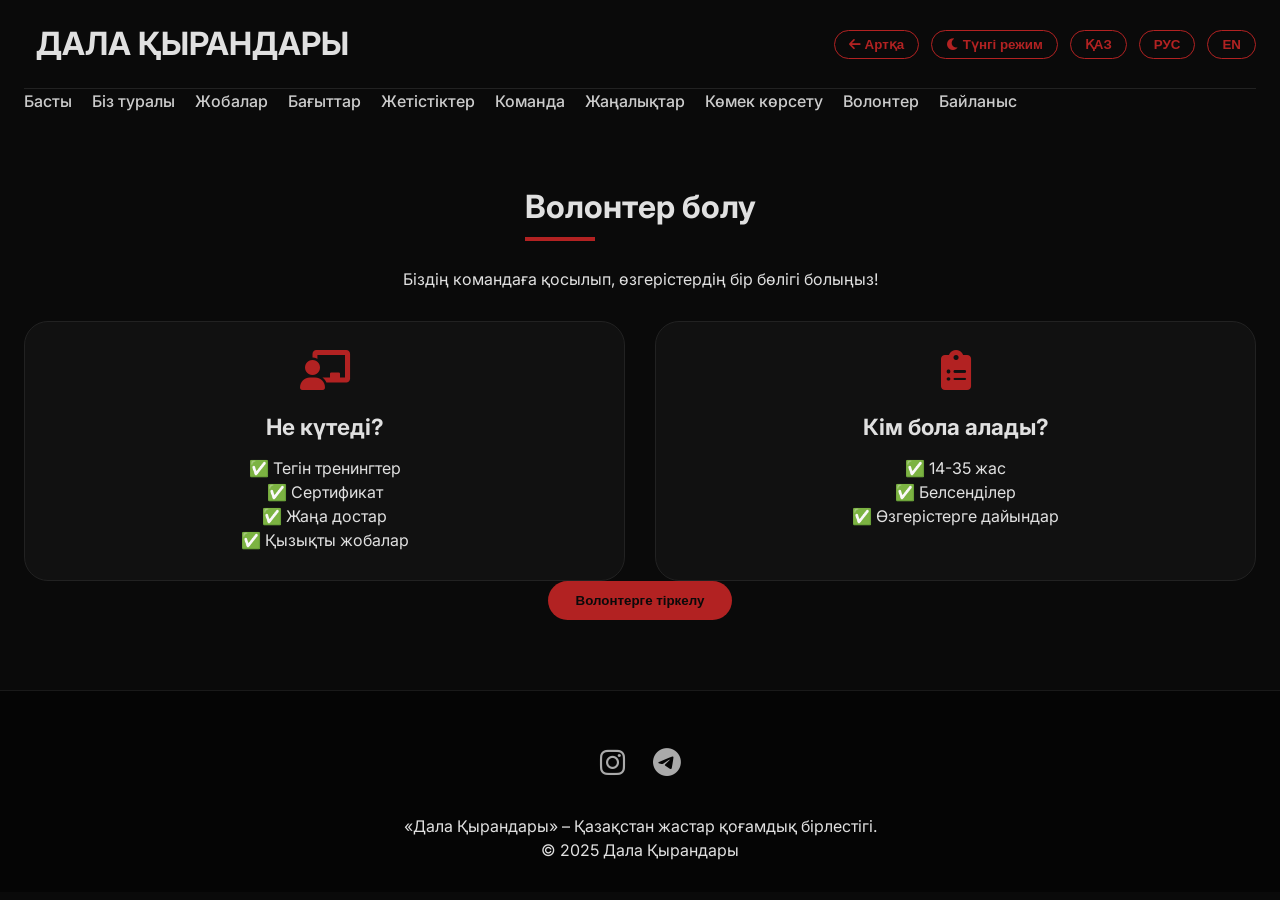
<file: volunteer.htm>
<!DOCTYPE html>
<html lang="kk">
<head>
    <meta charset="UTF-8">
    <meta name="viewport" content="width=device-width, initial-scale=1.0">
    <title>Дала Қырандары | Волонтер</title>
    <link href="https://fonts.googleapis.com/css2?family=Inter:opsz,wght@14..32,300;400;600;700;800&display=swap" rel="stylesheet">
    <link rel="stylesheet" href="https://cdnjs.cloudflare.com/ajax/libs/font-awesome/6.0.0-beta3/css/all.min.css">
    <link rel="stylesheet" href="style.css">
</head>
<body>
    <div class="container">
        <div class="navbar">
            <div class="logo"><i class="fas fa-eagle"></i><h1 id="logoText">ДАЛА ҚЫРАНДАРЫ</h1></div>
            <div class="top-controls">
                <button class="back-btn" onclick="goBack()"><i class="fas fa-arrow-left"></i> <span id="backText">Артқа</span></button>
                <button class="theme-btn" id="themeToggle"><i class="fas fa-moon"></i> <span id="themeText">Түнгі режим</span></button>
                <button class="lang-btn" data-lang="kk">ҚАЗ</button>
                <button class="lang-btn" data-lang="ru">РУС</button>
                <button class="lang-btn" data-lang="en">EN</button>
            </div>
        </div>
        <div class="nav-links">
            <a href="index.html" data-nav="home">Басты</a>
            <a href="about.html" data-nav="about">Біз туралы</a>
            <a href="projects.html" data-nav="projects">Жобалар</a>
            <a href="directions.html" data-nav="directions">Бағыттар</a>
            <a href="achievements.html" data-nav="achievements">Жетістіктер</a>
            <a href="team.html" data-nav="team">Команда</a>
            <a href="news.html" data-nav="news">Жаңалықтар</a>
            <a href="donate.html" data-nav="donate">Көмек көрсету</a>
            <a href="volunteer.html" data-nav="volunteer">Волонтер</a>
            <a href="contact.html" data-nav="contact">Байланыс</a>
        </div>
    </div>

    <section>
        <div class="container" style="text-align: center;">
            <h2 class="section-title" data-vol="title">Волонтер болу</h2>
            <p data-vol="desc" style="max-width: 600px; margin: 20px auto;">Біздің командаға қосылып, өзгерістердің бір бөлігі болыңыз! Волонтерлерге арналған арнайы оқу бағдарламасы, сертификаттар және тәжірибе.</p>
            <div class="grid-2" style="margin-top: 30px;">
                <div class="card"><i class="fas fa-chalkboard-user"></i><h3 data-vol="whatTitle">Не күтеді?</h3><p data-vol="whatDesc">✅ Тегін тренингтер<br>✅ Сертификат<br>✅ Жаңа достар<br>✅ Қызықты жобалар</p></div>
                <div class="card"><i class="fas fa-clipboard-list"></i><h3 data-vol="whoTitle">Кім бола алады?</h3><p data-vol="whoDesc">✅ 14-35 жас аралығындағы жастар<br>✅ Белсенділер<br>✅ Өзгерістерге дайындар</p></div>
            </div>
            <button class="btn" id="volunteerBtn" data-vol="btn">Волонтерге тіркелу</button>
        </div>
    </section>

    <footer>
        <div class="container">
            <div class="social-links">
                <a href="https://instagram.com/qyrandary.kz" target="_blank"><i class="fab fa-instagram"></i></a>
                <a href="https://t.me/qyrandary" target="_blank"><i class="fab fa-telegram"></i></a>
            </div>
            <p id="footerText">«Дала Қырандары» – Қазақстан жастар қоғамдық бірлестігі.</p>
            <p>&copy; 2025 Дала Қырандары</p>
        </div>
    </footer>

    <script src="script.js"></script>
    <script>
        const pageTranslations = {
            kk: { title:"Волонтер болу", desc:"Біздің командаға қосылып, өзгерістердің бір бөлігі болыңыз!", whatTitle:"Не күтеді?", whatDesc:"✅ Тегін тренингтер\n✅ Сертификат\n✅ Жаңа достар\n✅ Қызықты жобалар", whoTitle:"Кім бола алады?", whoDesc:"✅ 14-35 жас\n✅ Белсенділер\n✅ Өзгерістерге дайындар", btn:"Волонтерге тіркелу" },
            ru: { title:"Стать волонтёром", desc:"Присоединяйтесь к нашей команде!", whatTitle:"Что вас ждёт?", whatDesc:"✅ Бесплатные тренинги\n✅ Сертификат\n✅ Новые друзья\n✅ Интересные проекты", whoTitle:"Кто может стать?", whoDesc:"✅ Молодёжь 14-35 лет\n✅ Активные\n✅ Готовые к переменам", btn:"Записаться волонтёром" },
            en: { title:"Become a volunteer", desc:"Join our team and be part of the change!", whatTitle:"What awaits?", whatDesc:"✅ Free trainings\n✅ Certificate\n✅ New friends\n✅ Exciting projects", whoTitle:"Who can join?", whoDesc:"✅ Youth 14-35 years\n✅ Active\n✅ Ready for change", btn:"Register as volunteer" }
        };
        document.getElementById('volunteerBtn')?.addEventListener('click', () => {
            let name = prompt('Аты-жөніңіз? / Ваше имя? / Your name?');
            if (name) alert(`✅ ${name}, сіз волонтерлер тізіміне қосылдыңыз! Біз сізге хабарласамыз.`);
        });
        document.addEventListener('langChanged', (e) => {
            const lang = e.detail.lang;
            const t = pageTranslations[lang];
            for (let key in t) document.querySelector(`[data-vol="${key}"]`).innerText = t[key];
        });
    </script>
</body>
</html>
</file>
<file: style.css>
* {
    margin: 0;
    padding: 0;
    box-sizing: border-box;
}

body {
    font-family: 'Inter', sans-serif;
    background-color: #0a0a0a;
    color: #e0e0e0;
    line-height: 1.5;
    transition: background 0.3s, color 0.3s;
}

body.light-mode {
    background-color: #f5f5f5;
    color: #1a1a1a;
}

body.light-mode .card {
    background: #ffffff;
    border-color: #ddd;
}

body.light-mode .navbar {
    border-bottom-color: #ddd;
}

body.light-mode .nav-links a {
    color: #333;
}

body.light-mode .event-item,
body.light-mode .stat-item {
    background: #fff;
}

:root {
    --red: #b22222;
    --red-dark: #8b1a1a;
    --red-light: #cc3333;
    --card-bg: #111111;
    --border-gray: #222;
}

.container {
    max-width: 1280px;
    margin: 0 auto;
    padding: 0 24px;
}

/* ========== НАВИГАЦИЯ ========== */
.navbar {
    display: flex;
    justify-content: space-between;
    align-items: center;
    padding: 20px 0;
    flex-wrap: wrap;
    gap: 15px;
    border-bottom: 1px solid var(--border-gray);
}

/* ========== ЛОГОТИП (ҚЫРАН + МӘТІН) ========== */
.logo {
    display: flex;
    align-items: center;
    gap: 12px;
}

.logo-icon svg {
    filter: drop-shadow(0 2px 4px rgba(0,0,0,0.2));
}

.logo-text h1 {
    font-size: 1.5rem;
    font-weight: 800;
    margin: 0;
    line-height: 1.2;
    background: linear-gradient(135deg, #fff 30%, var(--red) 80%);
    -webkit-background-clip: text;
    background-clip: text;
    color: transparent;
}

.logo-text p {
    font-size: 0.7rem;
    letter-spacing: 2px;
    margin: 0;
    color: var(--red);
}

body.light-mode .logo-text p {
    color: var(--red);
}

/* ========== НАВИГАЦИЯ СІЛТЕМЕЛЕРІ ========== */
.nav-links {
    display: flex;
    gap: 20px;
    flex-wrap: wrap;
}

.nav-links a {
    color: #ccc;
    text-decoration: none;
    font-weight: 500;
    transition: 0.2s;
}

.nav-links a:hover {
    color: var(--red);
}

/* ========== БАСҚАРУ ПАНЕЛІ (тіл, артқа, түнгі режим) ========== */
.top-controls {
    display: flex;
    gap: 12px;
    align-items: center;
    flex-wrap: wrap;
}

.lang-btn,
.back-btn,
.theme-btn {
    background: transparent;
    border: 1px solid var(--red);
    color: var(--red);
    padding: 6px 14px;
    border-radius: 30px;
    cursor: pointer;
    font-weight: 600;
    transition: 0.2s;
}

.lang-btn:hover,
.back-btn:hover,
.theme-btn:hover {
    background: var(--red);
    color: #0a0a0a;
}

/* ========== КНОПКАЛАР ========== */
.btn {
    display: inline-block;
    background: var(--red);
    color: #0a0a0a;
    font-weight: 700;
    padding: 12px 28px;
    border-radius: 40px;
    text-decoration: none;
    transition: 0.3s;
    border: none;
    cursor: pointer;
}

.btn-outline {
    background: transparent;
    border: 2px solid var(--red);
    color: var(--red);
}

.btn:hover {
    transform: translateY(-2px);
    background: var(--red-dark);
}

/* ========== HERO БӨЛІМІ ========== */
.hero {
    padding: 80px 0 100px;
    text-align: center;
    background: radial-gradient(circle at 20% 30%, #0f0f0f, #030303);
}

body.light-mode .hero {
    background: #e0e0e0;
}

.hero h2 {
    font-size: 2.8rem;
    font-weight: 800;
    margin-bottom: 20px;
}

.highlight {
    color: var(--red);
}

/* ========== СЕКЦИЯЛАР ========== */
section {
    padding: 70px 0;
    border-bottom: 1px solid #1a1a1a;
}

.section-title {
    font-size: 2rem;
    font-weight: 700;
    margin-bottom: 16px;
    position: relative;
    display: inline-block;
}

.section-title:after {
    content: '';
    position: absolute;
    bottom: -10px;
    left: 0;
    width: 70px;
    height: 4px;
    background: var(--red);
}

.subtitle {
    color: #aaa;
    margin-bottom: 48px;
    font-size: 1rem;
}

/* ========== ТОРЛАР (GRID) ========== */
.grid-2,
.grid-3,
.grid-4 {
    display: grid;
    gap: 30px;
}

.grid-3 {
    grid-template-columns: repeat(auto-fit, minmax(280px, 1fr));
}

.grid-2 {
    grid-template-columns: repeat(auto-fit, minmax(260px, 1fr));
}

.grid-4 {
    grid-template-columns: repeat(auto-fit, minmax(200px, 1fr));
}

/* ========== КАРТОЧКАЛАР ========== */
.card {
    background: var(--card-bg);
    border-radius: 24px;
    padding: 28px;
    transition: 0.25s;
    border: 1px solid #222;
}

.card:hover {
    transform: translateY(-6px);
    border-color: var(--red);
}

.card i {
    font-size: 2.5rem;
    color: var(--red);
    margin-bottom: 20px;
}

.card h3 {
    font-size: 1.4rem;
    margin-bottom: 12px;
}

/* ========== СТАТИСТИКА ========== */
.stat-grid {
    display: flex;
    flex-wrap: wrap;
    justify-content: space-between;
    gap: 20px;
    text-align: center;
}

.stat-item {
    flex: 1;
    background: #0c0c0c;
    padding: 28px;
    border-radius: 24px;
}

.stat-number {
    font-size: 2.5rem;
    font-weight: 800;
    color: var(--red);
}

/* ========== ЖАҢАЛЫҚТАР ========== */
.event-list {
    display: flex;
    flex-direction: column;
    gap: 20px;
}

.event-item {
    background: #0e0e0e;
    padding: 20px;
    border-left: 5px solid var(--red);
    border-radius: 16px;
}

/* ========== ГАЛЕРЕЯ ========== */
.gallery {
    display: grid;
    grid-template-columns: repeat(auto-fit, minmax(200px, 1fr));
    gap: 20px;
    margin-top: 30px;
}

.gallery-item {
    background: #1a1a1a;
    border-radius: 16px;
    height: 150px;
    display: flex;
    align-items: center;
    justify-content: center;
    font-size: 3rem;
    color: var(--red);
    transition: 0.3s;
    cursor: pointer;
}

.gallery-item:hover {
    transform: scale(1.03);
    border: 1px solid var(--red);
}

/* ========== DONATE ПРОГРЕСС ========== */
.donate-progress {
    max-width: 500px;
    margin: 30px auto;
}

.progress-bar-container {
    background: #222;
    border-radius: 30px;
    height: 20px;
    overflow: hidden;
}

.progress-fill {
    width: 25%;
    height: 100%;
    background: linear-gradient(90deg, var(--red), var(--red-light));
    transition: width 0.5s;
}

.donate-input-group {
    display: flex;
    gap: 12px;
    justify-content: center;
    margin-top: 20px;
    flex-wrap: wrap;
}

.donate-input-group input {
    padding: 12px 20px;
    border-radius: 40px;
    border: 1px solid #444;
    background: #1a1a1a;
    color: white;
}

/* ========== КАРТА ========== */
.map-container {
    background: #1a1a1a;
    border-radius: 24px;
    padding: 20px;
    text-align: center;
    margin-top: 20px;
}

.map-placeholder {
    background: #2a2a2a;
    border-radius: 16px;
    padding: 40px;
    color: var(--red);
}

/* ========== FAQ ========== */
.faq-item {
    margin-bottom: 20px;
}

.faq-question {
    background: #1a1a1a;
    padding: 16px 20px;
    border-radius: 12px;
    cursor: pointer;
    font-weight: 600;
    display: flex;
    justify-content: space-between;
}

.faq-answer {
    padding: 16px 20px;
    display: none;
    color: #aaa;
}

.faq-item.active .faq-answer {
    display: block;
}

/* ========== FOOTER ========== */
footer {
    background: #050505;
    padding: 50px 0 30px;
    text-align: center;
}

.social-links {
    display: flex;
    justify-content: center;
    gap: 28px;
    margin-bottom: 30px;
}

.social-links a {
    color: #aaa;
    font-size: 1.8rem;
    transition: 0.2s;
}

.social-links a:hover {
    color: var(--red);
}

/* ========== МОБИЛЬДІ БЕЙІМДЕЛУ ========== */
@media (max-width: 768px) {
    .navbar {
        flex-direction: column;
    }

    .hero h2 {
        font-size: 2rem;
    }

    .section-title {
        font-size: 1.6rem;
    }

    .stat-grid {
        flex-direction: column;
    }

    .logo-text h1 {
        font-size: 1.2rem;
    }

    .logo-text p {
        font-size: 0.6rem;
    }
}
</file>
